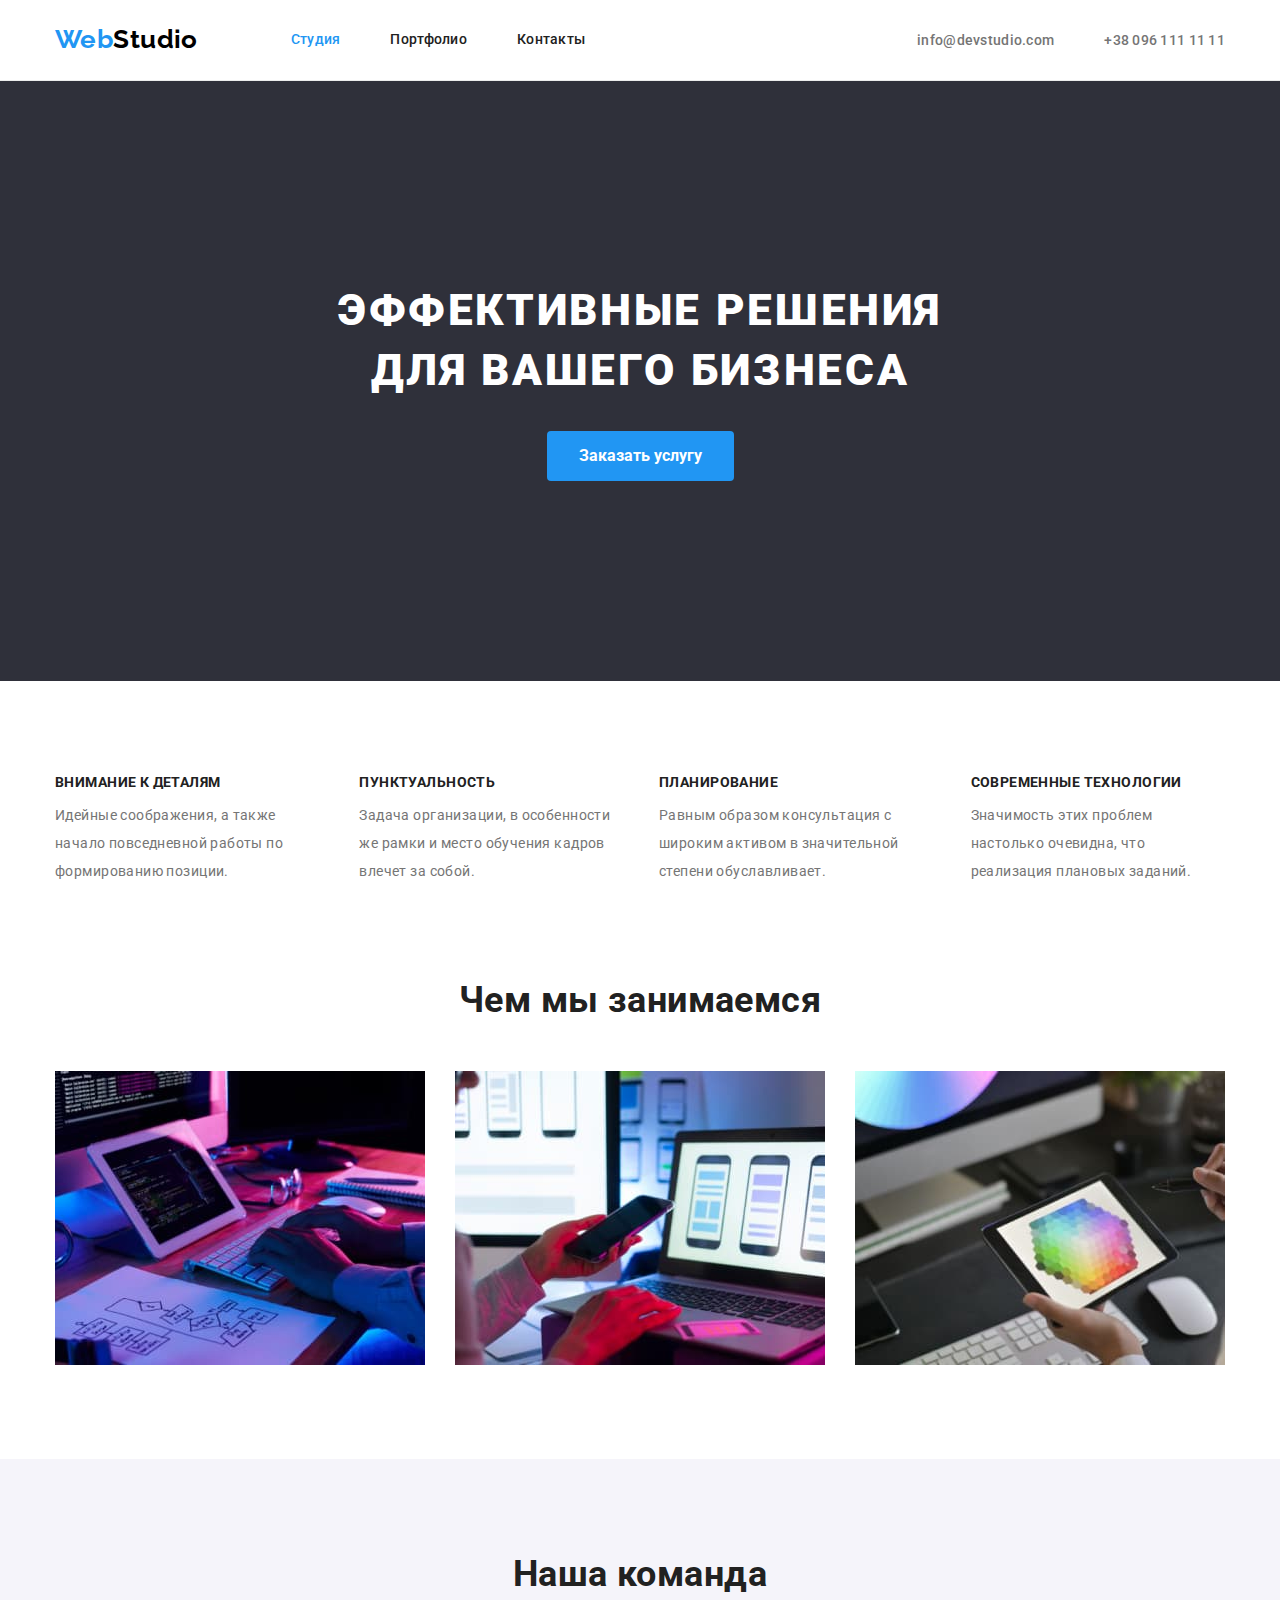
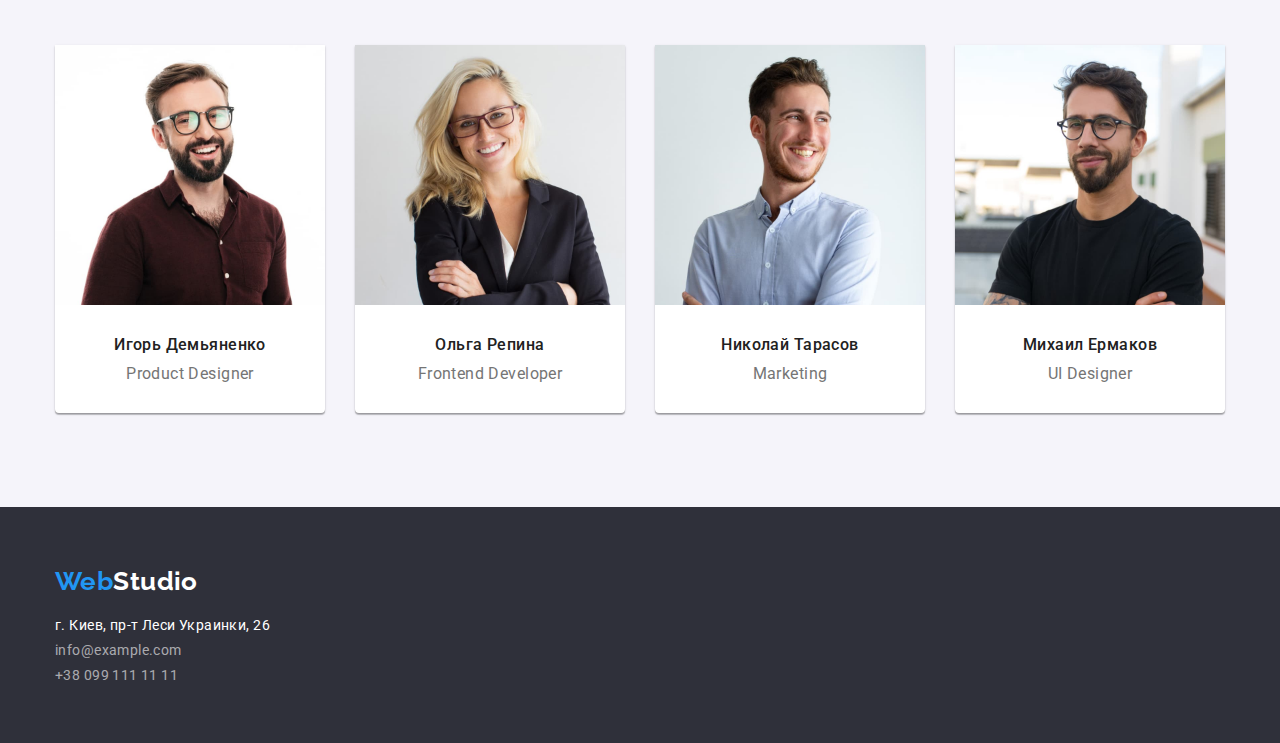
<file: index.html>
<!DOCTYPE html>
<html lang="ru">
  <head>
    <meta charset="UTF-8" />
    <meta name="viewport" content="width=device-width, initial-scale=1.0" />
    <title>Студия</title>
    <link
      rel="stylesheet"
      href="https://cdnjs.cloudflare.com/ajax/libs/modern-normalize/1.0.0/modern-normalize.css"
    />
    <link rel="preconnect" href="https://fonts.gstatic.com" />
    <link
      href="https://fonts.googleapis.com/css2?family=Raleway:wght@700&family=Roboto:wght@400;500;700;900&display=swap"
      rel="stylesheet"
    />
    <link rel="stylesheet" href="./css/style.css" />
  </head>
  <body>
    <header class="header">
      <div class="container">
        <nav class="main-nav">
          <a href="./" class="logo" lang="en"><span>Web</span>Studio</a>

          <ul class="site-nav">
            <li class="item"><a href="" class="link active">Студия</a></li>
            <li class="item">
              <a href="./portfolio.html" class="link">Портфолио</a>
            </li>
            <li class="item"><a href="" class="link">Контакты</a></li>
          </ul>
        </nav>

        <ul class="auth-nav">
          <li class="item">
            <a href="mailto:info@devstudio.com" class="link"
              >info@devstudio.com</a
            >
          </li>
          <li class="item">
            <a href="tel:+380961111111" class="link">+38 096 111 11 11</a>
          </li>
        </ul>
      </div>
    </header>
    <main>
      <section class="hero">
        <h1 class="title">Эффективные решения для вашего бизнеса</h1>
        <input type="button" value="Заказать услугу" class="button" />
      </section>
      <section class="advantages">
        <div class="container">
          <h2 class="section-title visually-hidden">Наши преимущества</h2>
          <ul class="advantages-list">
            <li class="item">
              <h3 class="title">Внимание к деталям</h3>
              <p class="text">
                Идейные соображения, а также начало повседневной работы по
                формированию позиции.
              </p>
            </li>
            <li class="item">
              <h3 class="title">Пунктуальность</h3>
              <p class="text">
                Задача организации, в особенности же рамки и место обучения
                кадров влечет за собой.
              </p>
            </li>
            <li class="item">
              <h3 class="title">Планирование</h3>
              <p class="text">
                Равным образом консультация с широким активом в значительной
                степени обуславливает.
              </p>
            </li>
            <li class="item">
              <h3 class="title">Современные технологии</h3>
              <p class="text">
                Значимость этих проблем настолько очевидна, что реализация
                плановых заданий.
              </p>
            </li>
          </ul>
        </div>
      </section>
      <section class="activities">
        <div class="container">
          <h2 class="section-title">Чем мы занимаемся</h2>
          <ul class="activities-list">
            <li class="item">
              <img
                src="./images/activity1.jpg"
                width="370"
                alt="рабочее место на столе с ноутбуком"
              />
            </li>
            <li class="item">
              <img
                src="./images/activity2.jpg"
                width="370"
                alt="три разных по размеру экрана устройств"
              />
            </li>
            <li class="item">
              <img
                src="./images/activity3.jpg"
                width="370"
                alt="планшет на фоне ноутбука"
              />
            </li>
          </ul>
        </div>
      </section>
      <section class="team secondary-background">
        <div class="container">
          <h2 class="section-title">Наша команда</h2>
          <ul class="team-list">
            <li class="item">
              <img
                src="./images/team-member1.jpg"
                width="270"
                alt="участник команды, продуктовый дизайнер"
              />
              <div class="item-content">
                <h3 class="title">Игорь Демьяненко</h3>
                <p class="text" lang="en">Product Designer</p>
              </div>
            </li>
            <li class="item">
              <img
                src="./images/team-member2.jpg"
                width="270"
                alt="участница команды, разработчик"
              />
              <div class="item-content">
                <h3 class="title">Ольга Репина</h3>
                <p class="text" lang="en">Frontend Developer</p>
              </div>
            </li>
            <li class="item">
              <img
                src="./images/team-member3.jpg"
                width="270"
                alt="участник команды, маркетинг"
              />
              <div class="item-content">
                <h3 class="title">Николай Тарасов</h3>
                <p class="text" lang="en">Marketing</p>
              </div>
            </li>
            <li class="item">
              <img
                src="./images/team-member4.jpg"
                width="270"
                alt="участник команды, дизайнер интерфейса"
              />
              <div class="item-content">
                <h3 class="title">Михаил Ермаков</h3>
                <p class="text" lang="en">UI Designer</p>
              </div>
            </li>
          </ul>
        </div>
      </section>
    </main>
    <footer class="footer">
      <div class="container">
        <a href="./" class="logo" lang="en"><span>Web</span>Studio</a>
        <address class="footer-contacts">
          <p class="item">г. Киев, пр-т Леси Украинки, 26</p>
          <a class="item link" href="mailto:info@example.com"
            >info@example.com</a
          >
          <a class="item link" href="tel:+380991111111">+38 099 111 11 11</a>
        </address>
      </div>
    </footer>
  </body>
</html>
</file>
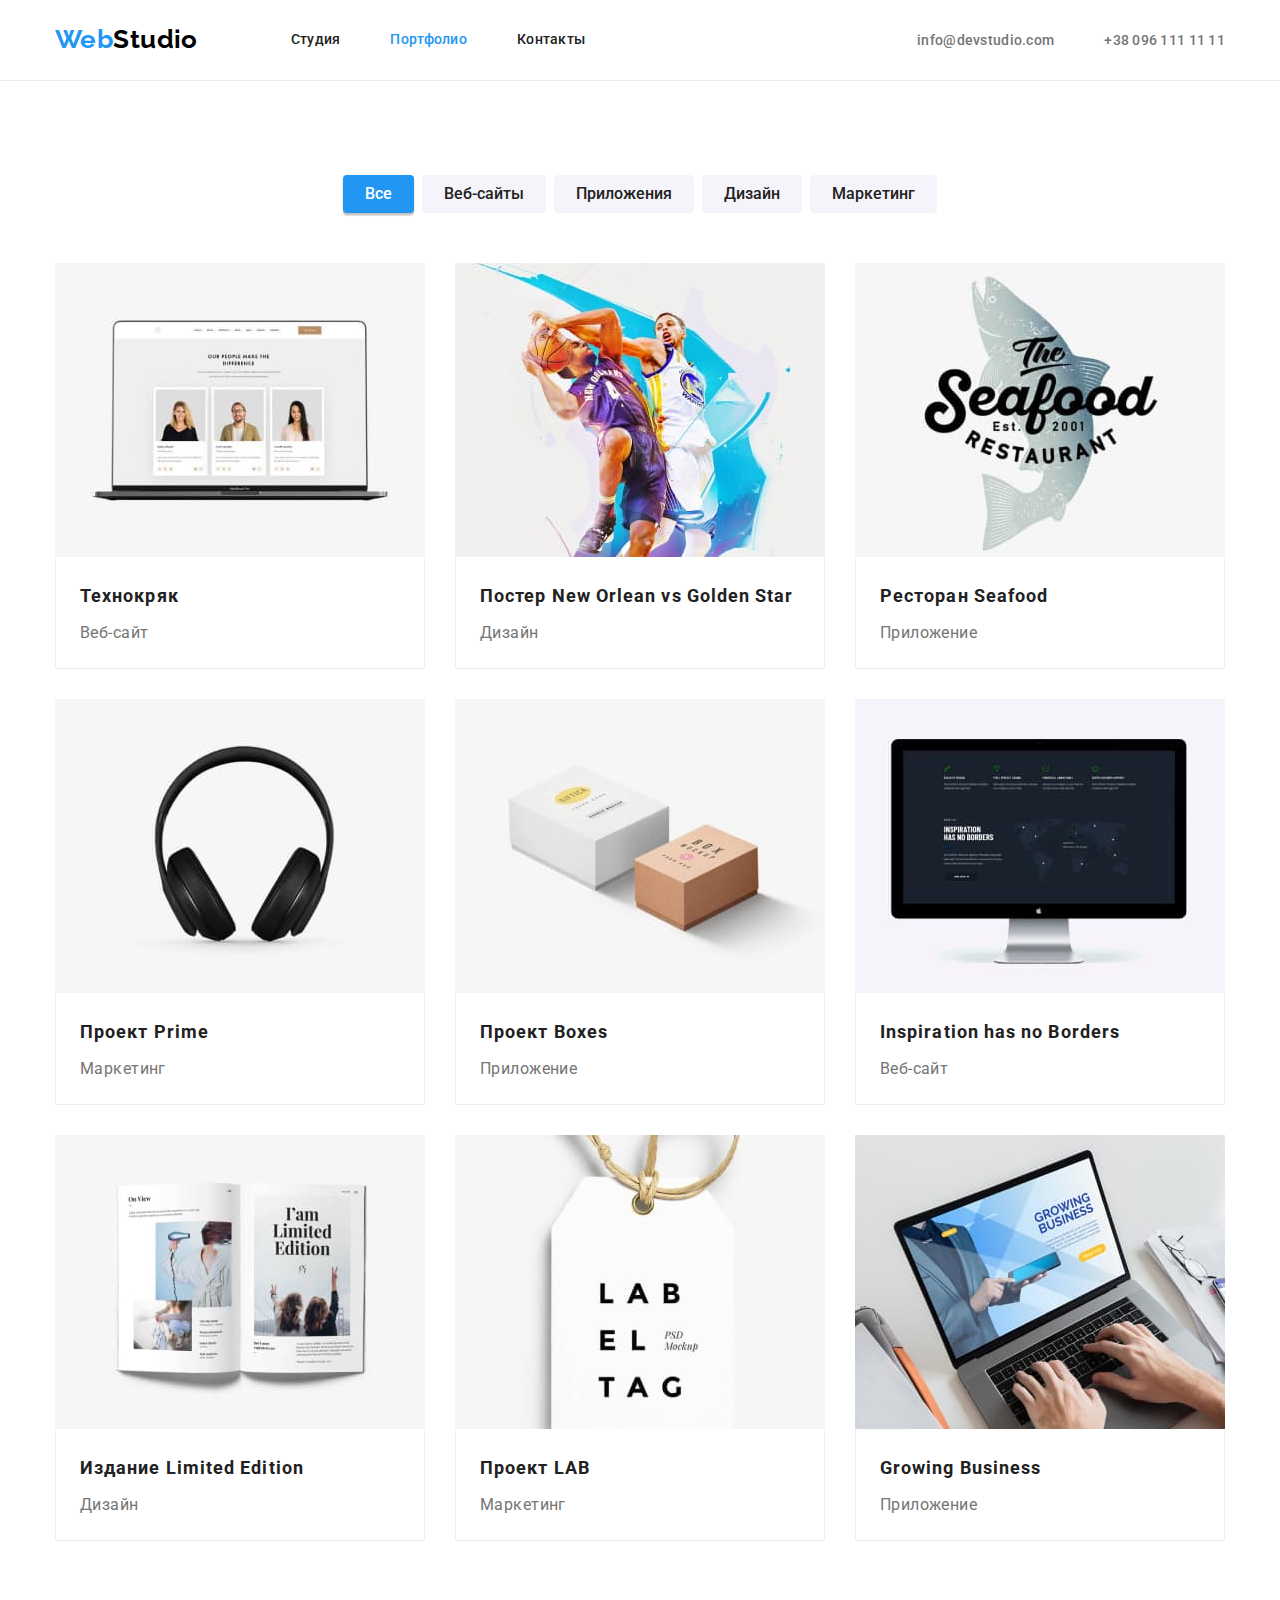
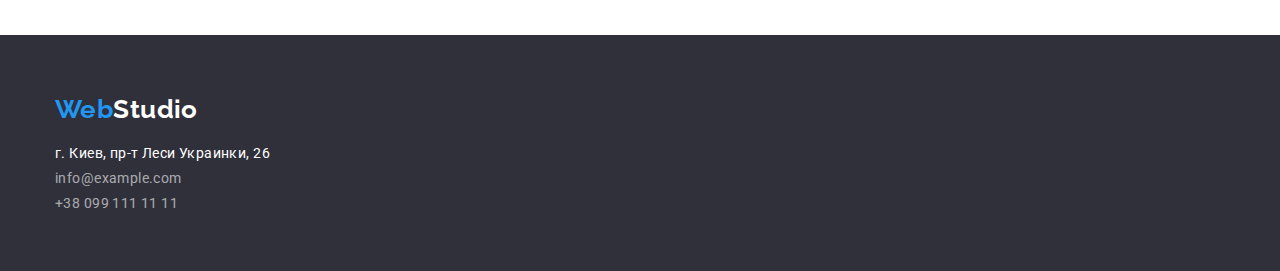
<file: portfolio.html>
<!DOCTYPE html>
<html lang="ru">
  <head>
    <meta charset="UTF-8" />
    <meta name="viewport" content="width=device-width, initial-scale=1.0" />
    <title>Портфолио</title>
    <link
      rel="stylesheet"
      href="https://cdnjs.cloudflare.com/ajax/libs/modern-normalize/1.0.0/modern-normalize.css"
    />
    <link rel="preconnect" href="https://fonts.gstatic.com" />
    <link
      href="https://fonts.googleapis.com/css2?family=Raleway:wght@700&family=Roboto:wght@400;500;700;900&display=swap"
      rel="stylesheet"
    />
    <link rel="stylesheet" href="./css/style.css" />
  </head>
  <body>
    <header class="header">
      <div class="container">
        <nav class="main-nav">
          <a href="./" class="logo" lang="en"><span>Web</span>Studio</a>

          <ul class="site-nav">
            <li class="item"><a href="./index.html" class="link">Студия</a></li>
            <li class="item">
              <a href="./portfolio.html" class="link active">Портфолио</a>
            </li>
            <li class="item"><a href="" class="link">Контакты</a></li>
          </ul>
        </nav>

        <ul class="auth-nav">
          <li class="item">
            <a href="mailto:info@devstudio.com" class="link"
              >info@devstudio.com</a
            >
          </li>
          <li class="item">
            <a href="tel:+380961111111" class="link">+38 096 111 11 11</a>
          </li>
        </ul>
      </div>
    </header>
    <main>
      <section class="portfolio">
        <div class="container">
          <h1 class="visually-hidden">Портфолио</h1>
          <ul class="filter">
            <li class="item">
              <button type="button" class="button current">Все</button>
            </li>
            <li class="item">
              <button type="button" class="button">Веб-сайты</button>
            </li>
            <li class="item">
              <button type="button" class="button">Приложения</button>
            </li>
            <li class="item">
              <button type="button" class="button">Дизайн</button>
            </li>
            <li class="item">
              <button type="button" class="button">Маркетинг</button>
            </li>
          </ul>
          <ul class="portfolio-list">
            <li class="item">
              <a class="link" href="">
                <img
                  src="./images/web-site.jpg"
                  width="370"
                  alt="открытый ноутбук"
                />
                <div class="content">
                  <h2 class="title">Технокряк</h2>
                  <p class="text">Веб-сайт</p>
                </div>
              </a>
            </li>
            <li class="item">
              <a class="link" href="">
                <img
                  src="./images/poster-basketball.jpg"
                  width="370"
                  alt="двое игроков в баскетбол с мячем"
                />
                <div class="content">
                  <h2 class="title">Постер New Orlean vs Golden Star</h2>
                  <p class="text">Дизайн</p>
                </div>
              </a>
            </li>
            <li class="item">
              <a class="link" href="">
                <img
                  src="./images/restaurant-label.jpg"
                  width="370"
                  alt="лого ресторана морской еды"
                />
                <div class="content">
                  <h2 class="title">Ресторан Seafood</h2>
                  <p class="text">Приложение</p>
                </div>
              </a>
            </li>
            <li class="item">
              <a class="link" href="">
                <img
                  src="./images/headphones.jpg"
                  width="370"
                  alt="черные наушники"
                />
                <div class="content">
                  <h2 class="title">Проект Prime</h2>
                  <p class="text">Маркетинг</p>
                </div>
              </a>
            </li>
            <li class="item">
              <a class="link" href="">
                <img
                  src="./images/boxes.jpg"
                  width="370"
                  alt="две небольшие картонные коробки"
                />
                <div class="content">
                  <h2 class="title">Проект Boxes</h2>
                  <p class="text">Приложение</p>
                </div>
              </a>
            </li>
            <li class="item">
              <a class="link" href="">
                <img
                  src="./images/screen.jpg"
                  width="370"
                  alt="черный включенный экран"
                />
                <div class="content">
                  <h2 class="title">Inspiration has no Borders</h2>
                  <p class="text">Веб-сайт</p>
                </div>
              </a>
            </li>
            <li class="item">
              <a class="link" href="">
                <img
                  src="./images/journal.jpg"
                  width="370"
                  alt="раскрытый журнал"
                />
                <div class="content">
                  <h2 class="title">Издание Limited Edition</h2>
                  <p class="text">Дизайн</p>
                </div>
              </a>
            </li>
            <li class="item">
              <a class="link" href="">
                <img src="./images/label.jpg" alt="белая этикетка" />
                <div class="content">
                  <h2 class="title">Проект LAB</h2>
                  <p class="text">Маркетинг</p>
                </div>
              </a>
            </li>
            <li class="item">
              <a class="link" href="">
                <img
                  src="./images/opened-notebook.jpg"
                  alt="пальцы рук на клавиатуре ноутбука"
                />
                <div class="content">
                  <h2 class="title">Growing Business</h2>
                  <p class="text">Приложение</p>
                </div>
              </a>
            </li>
          </ul>
        </div>
      </section>
    </main>
    <footer class="footer">
      <div class="container">
        <a href="./" class="logo" lang="en"><span>Web</span>Studio</a>
        <address class="footer-contacts">
          <p class="item">г. Киев, пр-т Леси Украинки, 26</p>
          <a class="item link" href="mailto:info@example.com"
            >info@example.com</a
          >
          <a class="item link" href="tel:+380991111111">+38 099 111 11 11</a>
        </address>
      </div>
    </footer>
  </body>
</html>
</file>
<file: css/style.css>
:root {
  --primary-text-color: #757575;
  --title-text-color: #212121;
  --accent-color: #2196f3;
  --primary-background-color: #ffffff;
  --secondary-background-color: #f5f4fa;
  --dark-background-color: #2f303a;
  --main-font: 'Roboto', sans-serif;
  --font-size: 14px;
  --letter-spacing: 0.03em;
  --font-weight: 400;
  --grid-gap: 30px;
}

body {
  background-color: var(--primary-background-color);
  color: var(--primary-text-color);
  font-family: var(--main-font);
  font-weight: var(--font-weight);
  font-size: var(--font-size);
  letter-spacing: var(--letter-spacing);
}

/* utilities*/

a {
  text-decoration: none;
}

ul {
  padding: 0;
  margin: 0;
  list-style: none;
}

p {
  margin: 0;
}

h1,
h2,
h3,
h4,
h5,
h6 {
  margin: 0;
  color: var(--title-text-color);
}

img {
  display: block;
  max-width: 100%;
  height: auto;
}

.container {
  width: 1200px;
  margin-left: auto;
  margin-right: auto;
  padding-left: 15px;
  padding-right: 15px;
}

.visually-hidden {
  position: absolute;
  width: 1px;
  height: 1px;
  margin: -1px;
  border: 0;
  padding: 0;
  clip: rect(0 0 0 0);
  overflow: hidden;
}

/*header*/

.header {
  border-bottom: 1px solid #ececec;
}

.header > .container {
  display: flex;
  align-items: center;
}

.logo {
  display: block;
  margin-right: 93px;

  color: #000000;
  font-family: 'Raleway', sans-serif;
  font-size: 26px;
  font-weight: 700;
}

.logo span {
  color: var(--accent-color);
}

.header .link {
  font-weight: 500;
  cursor: pointer;
  letter-spacing: 0.02em;
  line-height: 1.14;
}

.main-nav {
  display: flex;
  align-items: center;
}

.site-nav {
  display: flex;
}

.site-nav .item + .item {
  margin-left: 50px;
}

.site-nav .link {
  display: block;
  padding-top: 32px;
  padding-bottom: 32px;

  color: var(--title-text-color);
}

.site-nav .link:hover,
.site-nav .link:focus,
.site-nav .active {
  color: var(--accent-color);
}

.auth-nav {
  margin-left: auto;
  display: flex;
}

.auth-nav .item + .item {
  margin-left: 50px;
}

.auth-nav .link {
  color: var(--primary-text-color);
}

.auth-nav .link:hover,
.auth-nav .link:focus {
  color: var(--accent-color);
}

/*   hero   */
.hero {
  padding-top: 200px;
  padding-bottom: 200px;
  text-align: center;

  background-color: var(--dark-background-color);
}

.hero .title {
  max-width: 696px;
  margin-bottom: 30px;
  margin-left: auto;
  margin-right: auto;

  color: var(--primary-background-color);
  text-transform: uppercase;
  font-size: 44px;
  line-height: 1.36;
  font-weight: 900;
  letter-spacing: 0.06em;
}

.hero .button {
  padding: 10px 32px;
  border-radius: 4px;
  border-style: none;

  color: var(--primary-background-color);
  background-color: var(--accent-color);
  font-family: inherit;
  font-size: 16px;
  line-height: 1.875;
  font-weight: 700;
  cursor: pointer;
}

/* advantages */
.advantages {
  padding-top: 94px;
  padding-bottom: 94px;
}

.advantages-list {
  display: flex;
}

.advantages-list .item + .item {
  margin-left: 30px;
}

.advantages-list .title {
  margin-bottom: 10px;

  font-size: var(--font-size);
  line-height: 1.14;
  font-weight: 700;
  text-transform: uppercase;
}

.advantages-list .text {
  line-height: 2;
}

/* Activities */

.activities {
  padding-bottom: 94px;
}

.section-title {
  margin-bottom: 50px;

  color: var(--title-text-color);
  font-size: 36px;
  line-height: 1.17;
  font-weight: 700;
  text-align: center;
}

.activities-list {
  display: flex;
}

.activities-list .item + .item {
  margin-left: 30px;
}

/* Team */

.team {
  padding-top: 94px;
  padding-bottom: 94px;
}

.secondary-background {
  background-color: var(--secondary-background-color);
}

.team-list {
  display: flex;
}

.team-list .item + .item {
  margin-left: 30px;
}

.team-list .item {
  background-color: var(--primary-background-color);
  box-shadow: 0px 1px 3px rgba(0, 0, 0, 0.12), 0px 1px 1px rgba(0, 0, 0, 0.14),
    0px 2px 1px rgba(0, 0, 0, 0.2);
  border-radius: 0 0 4px 4px;
}

.team-list .item-content {
  padding-top: 30px;
  padding-bottom: 30px;
  text-align: center;
}

.team-list .title {
  margin-bottom: 10px;

  color: var(--title-text-color);
  font-size: 16px;
  line-height: 1.19;
  font-weight: 500;
}

.team-list .text {
  font-size: 16px;
  line-height: 1.19;
}

/* Footer */

.footer {
  background-color: var(--dark-background-color);
  color: var(--primary-background-color);
  padding-top: 60px;
  padding-bottom: 60px;
}

.footer .logo {
  margin-bottom: 20px;
  color: var(--primary-background-color);
}

.footer-contacts {
  font-style: normal;
}

.footer-contacts .item:not(:last-child) {
  margin-bottom: 9px;
}

.footer-contacts .link {
  display: block;

  color: rgba(255, 255, 255, 0.6);
}

/* Portfolio */
.portfolio {
  padding-top: 94px;
  padding-bottom: 94px;
}

.filter {
  display: flex;
  justify-content: center;
  margin-bottom: 50px;
}

.filter .item + .item {
  margin-left: 8px;
}

.filter .button {
  padding: 6px 22px;
  border: none;
  border-radius: 4px;

  background-color: var(--secondary-background-color);
  color: var(--title-text-color);
  font-family: inherit;
  font-size: 16px;
  line-height: 1.63;
  font-weight: 500;
}

.filter .button.current,
.filter .button:hover,
.filter .button:focus {
  background-color: var(--accent-color);
  color: var(--primary-background-color);
  box-shadow: 0px 3px 1px rgba(0, 0, 0, 0.1), 0px 1px 2px rgba(0, 0, 0, 0.08),
    0px 2px 2px rgba(0, 0, 0, 0.12);
  cursor: pointer;
}

.portfolio-list {
  display: flex;
  flex-wrap: wrap;
  margin-top: calc(-1 * var(--grid-gap));
  margin-left: calc(-1 * var(--grid-gap));
}

.portfolio-list .item {
  flex-basis: calc(100% / 3 - var(--grid-gap));
  margin-top: var(--grid-gap);
  margin-left: var(--grid-gap);
}

.portfolio-list .link {
  display: block;
}

.portfolio-list .content {
  padding: 20px 24px;
  border: 1px solid #eee;
  border-top-color: transparent;
}

.portfolio-list .title {
  margin-bottom: 4px;
  color: var(--title-text-color);
  font-size: 18px;
  line-height: 2;
  font-weight: 700;
  letter-spacing: 0.06em;
}

.portfolio-list .text {
  color: var(--primary-text-color);
  font-size: 16px;
  line-height: 1.88;
}
</file>
